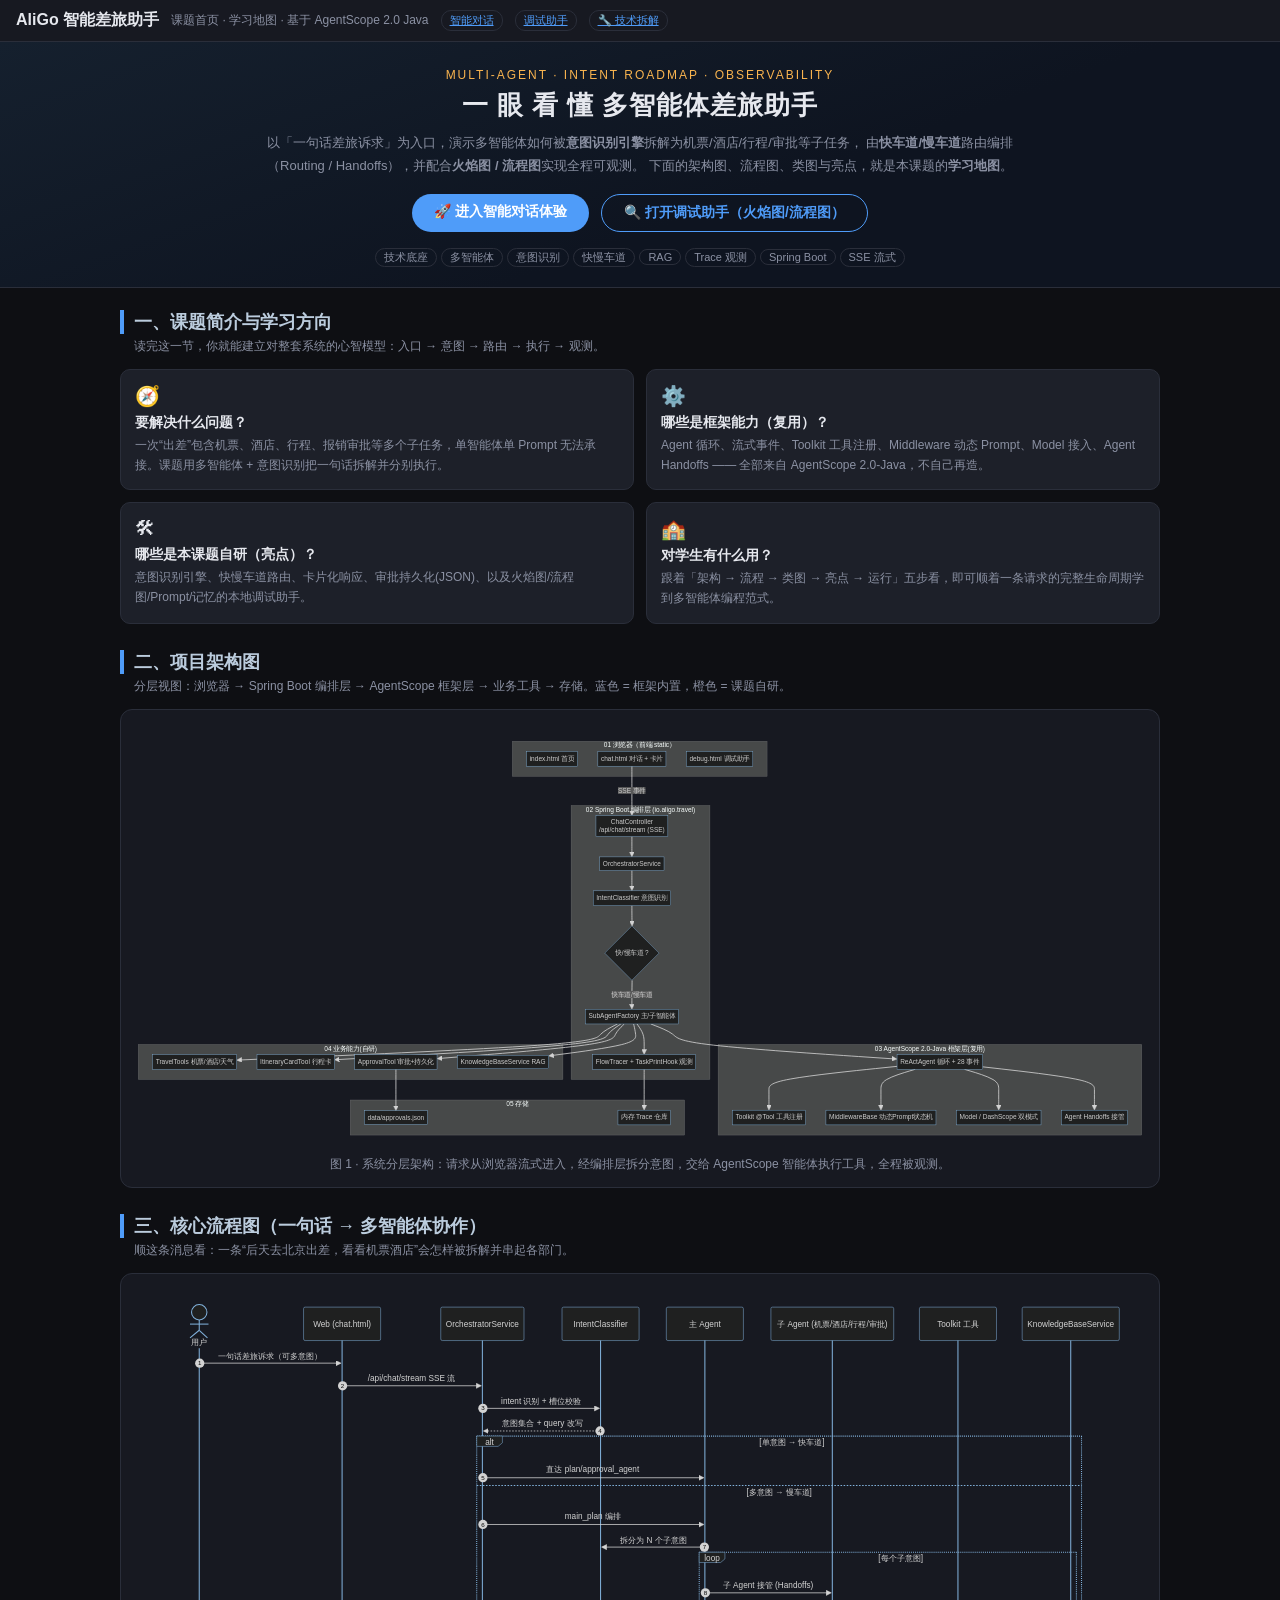
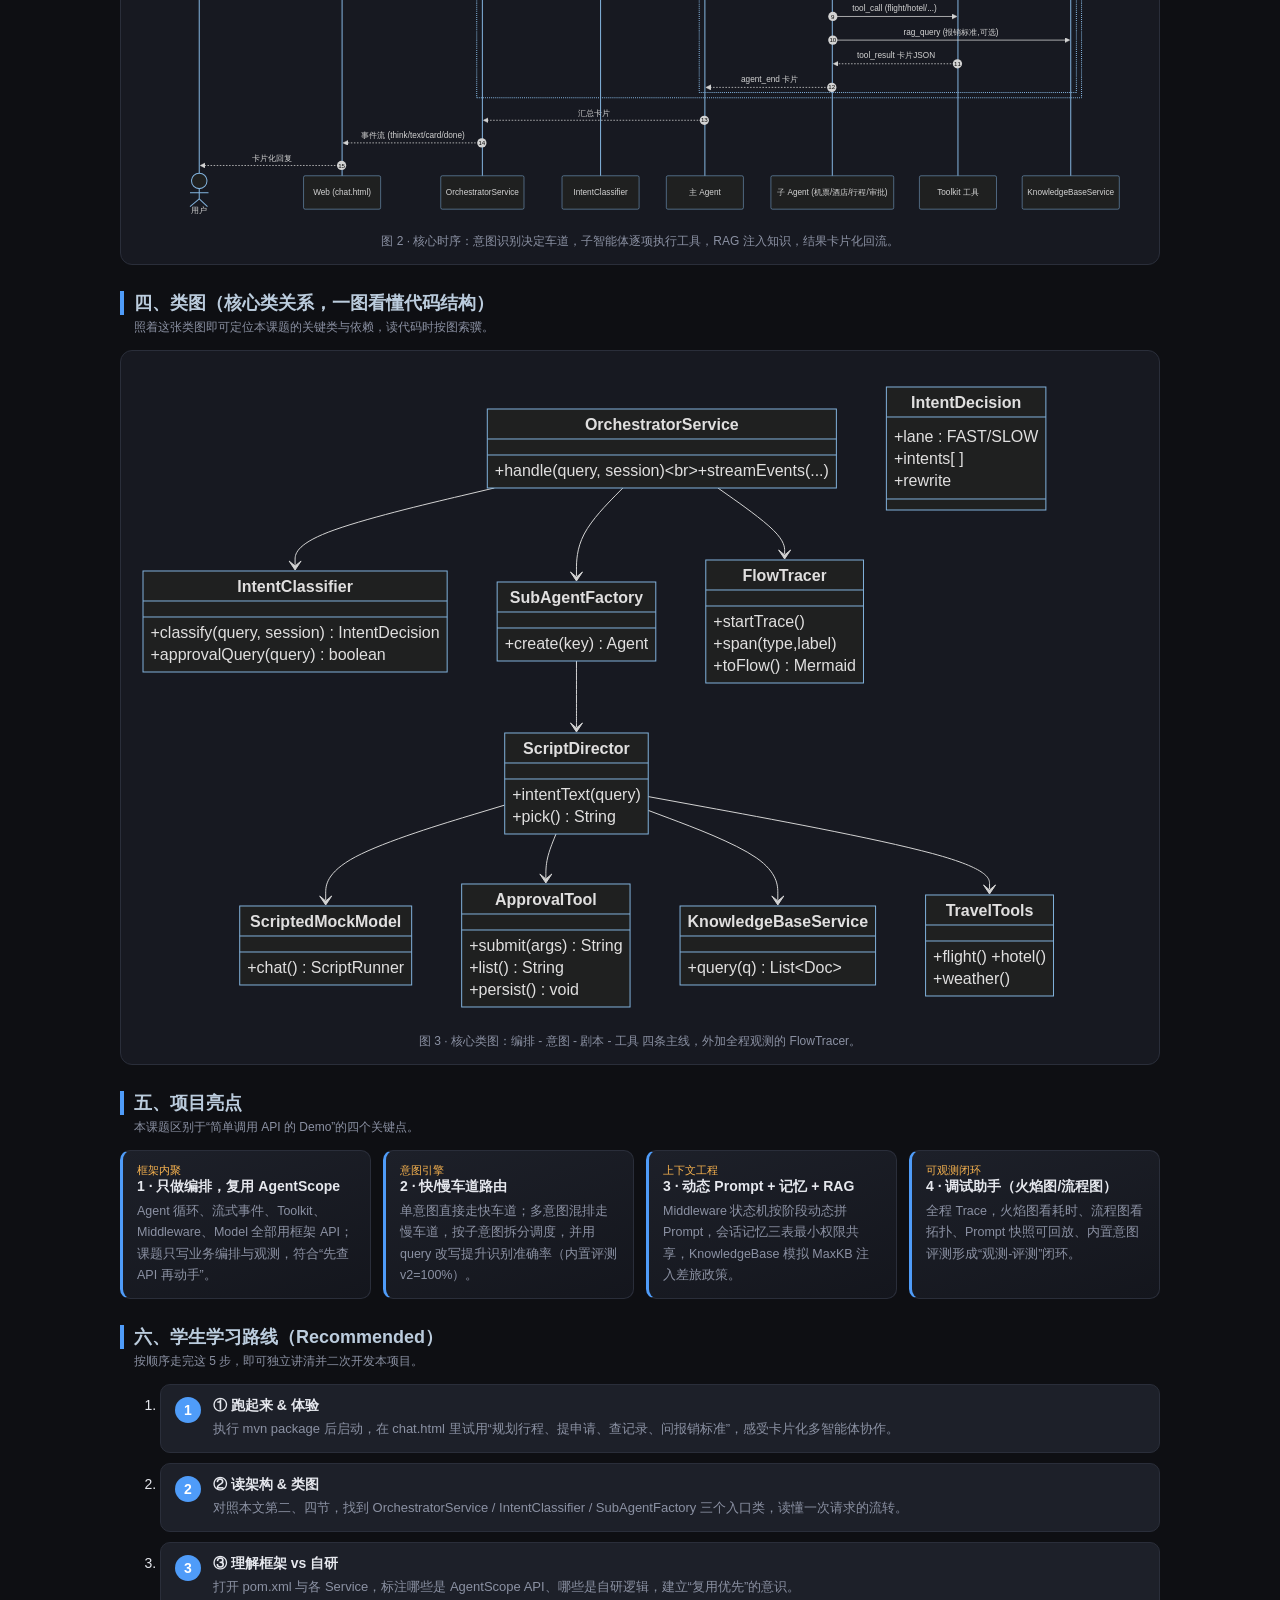
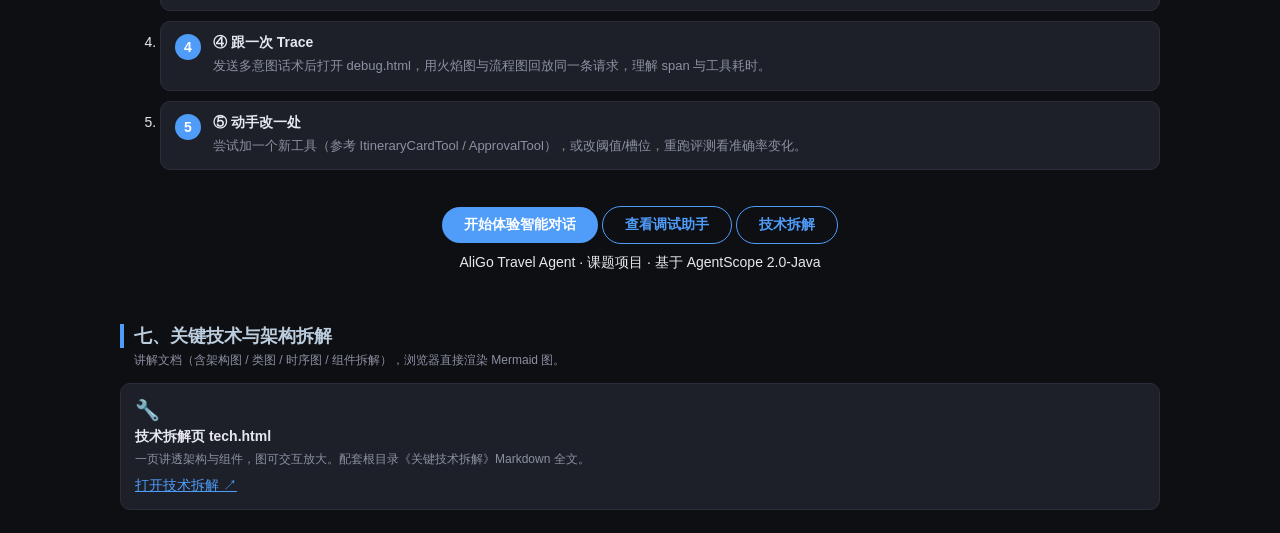
<file: src/main/resources/static/index.html>
<!DOCTYPE html>
<html lang="zh-CN">
<head>
<meta charset="UTF-8">
<meta name="viewport" content="width=device-width, initial-scale=1.0">
<title>AliGo 智能差旅助手 · 课题首页（基于 AgentScope 2.0 Java）</title>
<link rel="stylesheet" href="app.css">
<style>
  body { background: var(--bg); }
  .home-hero { padding: 26px 36px 18px; text-align: center; background: linear-gradient(160deg,#15202e,#0e1420 60%); border-bottom: 1px solid var(--line); }
  .home-hero h1 { font-size: 26px; margin: 6px 0 8px; letter-spacing: 1px; }
  .home-hero .tagline { color: var(--muted); font-size: 13px; max-width: 760px; margin: 0 auto 16px; line-height: 1.8; }
  .home-hero .cta { display: flex; gap: 12px; justify-content: center; flex-wrap: wrap; }
  .cta a { display: inline-block; padding: 9px 22px; border-radius: 22px; text-decoration: none; font-size: 14px; font-weight: 600; background: var(--accent); color: #fff; border: none; }
  .cta a.ghost { background: transparent; border: 1px solid var(--accent); color: var(--accent); }
  section { max-width: 1080px; margin: 10px auto 26px; padding: 0 20px; }
  section > h2 { font-size: 18px; margin: 22px 0 4px; color: #bcd; border-left: 4px solid var(--accent); padding-left: 10px; }
  section > .sub { color: var(--muted); font-size: 12px; margin: 2px 0 14px; padding-left: 14px; }
  .boxes { display: grid; grid-template-columns: repeat(auto-fit,minmax(210px,1fr)); gap: 12px; margin-top: 12px; }
  .boxx { background: var(--panel2); border: 1px solid var(--line); border-radius: 10px; padding: 14px; }
  .boxx .ic { font-size: 20px; }
  .boxx h4 { margin: 6px 0 4px; font-size: 14px; }
  .boxx p { margin: 0; color: var(--muted); font-size: 12px; line-height: 1.65; }
  .diagram { background: var(--panel); border: 1px solid var(--line); border-radius: 12px; padding: 14px; margin-top: 10px; }
  .diagram .cap { color: var(--muted); font-size: 12px; margin-top: 10px; text-align: center; }
  .mermaid { background: transparent; }
  .two-col { display: grid; grid-template-columns: 1fr 1fr; gap: 12px; }
  @media (max-width: 900px){ .two-col{grid-template-columns:1fr} }
  .learn ol { margin: 0; padding-left: 0; counter-reset: step; list-style: none; }
  .learn li { background: var(--panel2); border: 1px solid var(--line); border-radius: 10px; padding: 12px 14px; margin-bottom: 10px; counter-increment: step; position: relative; padding-left: 52px; }
  .learn li::before { content: counter(step); position: absolute; left: 14px; top: 12px; width: 26px; height: 26px; background: var(--accent); color: #fff; text-align: center; line-height: 26px; border-radius: 50%; font-weight: 700; }
  .learn li b { display: block; margin-bottom: 3px; font-size: 14px; }
  .learn li span { color: var(--muted); font-size: 13px; line-height: 1.7; }
  .chip { display:inline-block; padding:1px 8px; border-radius:10px; font-size:11px; border:1px solid var(--line); color:var(--muted); margin:2px; }
  .highlight-grid { display:grid; grid-template-columns:repeat(auto-fit,minmax(230px,1fr)); gap:12px; margin-top:10px; }
  .hl { background: linear-gradient(160deg,var(--panel2),var(--card)); border:1px solid var(--line); border-left:3px solid var(--accent); border-radius:10px; padding:12px 14px; }
  .hl h4 { margin:0 0 5px; font-size:14px; }
  .hl p { margin:0; color:var(--muted); font-size:12.5px; line-height:1.7; }
  .hl .tag { font-size:11px; color:var(--slow); }
  .home-cta-end { text-align:center; padding: 10px 0 30px; }
</style>
</head>
<body>

<header>
  <h1>AliGo 智能差旅助手</h1>
  <span class="sub">课题首页 · 学习地图 · 基于 AgentScope 2.0 Java</span>
  <a class="badge link" href="chat.html" target="_blank">智能对话</a>
  <a class="badge link" href="debug.html" target="_blank">调试助手</a>
  <a class="badge link" href="tech.html" target="_blank">🔧 技术拆解</a>
</header>

<div class="home-hero">
  <div style="font-size:12px;color:var(--slow);letter-spacing:2px;">MULTI-AGENT · INTENT ROADMAP · OBSERVABILITY</div>
  <h1>一 眼 看 懂 多智能体差旅助手</h1>
  <p class="tagline">
    以「一句话差旅诉求」为入口，演示多智能体如何被<strong>意图识别引擎</strong>拆解为机票/酒店/行程/审批等子任务，
    由<strong>快车道/慢车道</strong>路由编排（Routing / Handoffs），并配合<strong>火焰图 / 流程图</strong>实现全程可观测。
    下面的架构图、流程图、类图与亮点，就是本课题的<strong>学习地图</strong>。
  </p>
  <div class="cta">
    <a href="chat.html" target="_blank">🚀 进入智能对话体验</a>
    <a class="ghost" href="debug.html" target="_blank">🔍 打开调试助手（火焰图/流程图）</a>
  </div>
  <div style="margin-top:14px">
    <span class="chip">技术底座</span><span class="chip">多智能体</span><span class="chip">意图识别</span><span class="chip">快慢车道</span><span class="chip">RAG</span><span class="chip">Trace 观测</span><span class="chip">Spring Boot</span><span class="chip">SSE 流式</span>
  </div>
</div>

<section>
  <h2>一、课题简介与学习方向</h2>
  <div class="sub">读完这一节，你就能建立对整套系统的心智模型：入口 → 意图 → 路由 → 执行 → 观测。</div>
  <div class="two-col">
    <div class="boxx"><div class="ic">🧭</div><h4>要解决什么问题？</h4><p>一次“出差”包含机票、酒店、行程、报销审批等多个子任务，单智能体单 Prompt 无法承接。课题用多智能体 + 意图识别把一句话拆解并分别执行。</p></div>
    <div class="boxx"><div class="ic">⚙️</div><h4>哪些是框架能力（复用）？</h4><p>Agent 循环、流式事件、Toolkit 工具注册、Middleware 动态 Prompt、Model 接入、Agent Handoffs —— 全部来自 AgentScope 2.0-Java，不自己再造。</p></div>
    <div class="boxx"><div class="ic">🛠</div><h4>哪些是本课题自研（亮点）？</h4><p>意图识别引擎、快慢车道路由、卡片化响应、审批持久化(JSON)、以及火焰图/流程图/Prompt/记忆的本地调试助手。</p></div>
    <div class="boxx"><div class="ic">🏫</div><h4>对学生有什么用？</h4><p>跟着「架构 → 流程 → 类图 → 亮点 → 运行」五步看，即可顺着一条请求的完整生命周期学到多智能体编程范式。</p></div>
  </div>
</section>

<section>
  <h2>二、项目架构图</h2>
  <div class="sub">分层视图：浏览器 → Spring Boot 编排层 → AgentScope 框架层 → 业务工具 → 存储。蓝色 = 框架内置，橙色 = 课题自研。</div>
  <div class="diagram">
    <pre class="mermaid">
flowchart TB
  subgraph CLIENT["01 浏览器（前端 static）"]
    W1["index.html 首页"]
    W2["chat.html 对话 + 卡片"]
    W3["debug.html 调试助手"]
  end
  subgraph WEB["02 Spring Boot 编排层 (io.aligo.travel)"]
    C1["ChatController<br/>/api/chat/stream (SSE)"]
    O1["OrchestratorService"]
    I1["IntentClassifier 意图识别"]
    R1{"快/慢车道 ?"}
    F1["SubAgentFactory 主/子智能体"]
    TR["FlowTracer + TaskPrintHook 观测"]
  end
  subgraph ASF["03 AgentScope 2.0-Java 框架层(复用)"]
    A1["ReActAgent 循环 + 28 事件"]
    A2["Toolkit @Tool 工具注册"]
    A3["MiddlewareBase 动态Prompt状态机"]
    A4["Model / DashScope 双模式"]
    A5["Agent Handoffs 接管"]
  end
  subgraph BUS["04 业务能力(自研)"]
    T1["TravelTools 机票/酒店/天气"]
    T2["ItineraryCardTool 行程卡"]
    T3["ApprovalTool 审批+持久化"]
    KG["KnowledgeBaseService RAG"]
  end
  subgraph STO["05 存储"]
    D1["data/approvals.json"]
    D2["内存 Trace 仓库"]
  end
  W2 -->|SSE 事件| C1
  C1 --> O1 --> I1 --> R1
  R1 -->|快车道/慢车道| F1
  F1 --> A1 --> A4
  A1 --> A2
  A1 --> A3
  A1 --> A5
  F1 --> TR
  F1 --> T1 & T2 & T3 & KG
  T3 --> D1
  TR --> D2
    </pre>
    <div class="cap">图 1 · 系统分层架构：请求从浏览器流式进入，经编排层拆分意图，交给 AgentScope 智能体执行工具，全程被观测。</div>
  </div>
</section>

<section>
  <h2>三、核心流程图（一句话 → 多智能体协作）</h2>
  <div class="sub">顺这条消息看：一条“后天去北京出差，看看机票酒店”会怎样被拆解并串起各部门。</div>
  <div class="diagram">
    <pre class="mermaid">
sequenceDiagram
  autonumber
  actor U as 用户
  participant W as Web (chat.html)
  participant O as OrchestratorService
  participant I as IntentClassifier
  participant M as 主 Agent
  participant SA as 子 Agent (机票/酒店/行程/审批)
  participant T as Toolkit 工具
  participant KG as KnowledgeBaseService
  U->>W: 一句话差旅诉求（可多意图）
  W->>O: /api/chat/stream SSE 流
  O->>I: intent 识别 + 槽位校验
  I-->>O: 意图集合 + query 改写
  alt 单意图 → 快车道
    O->>M: 直达 plan/approval_agent
  else 多意图 → 慢车道
    O->>M: main_plan 编排
    M->>I: 拆分为 N 个子意图
    loop 每个子意图
      M->>SA: 子 Agent 接管 (Handoffs)
      SA->>T: tool_call (flight/hotel/...)
      SA->>KG: rag_query (报销标准,可选)
      T-->>SA: tool_result 卡片JSON
      SA-->>M: agent_end 卡片
    end
  end
  M-->>O: 汇总卡片
  O-->>W: 事件流 (think/text/card/done)
  W-->>U: 卡片化回复
    </pre>
    <div class="cap">图 2 · 核心时序：意图识别决定车道，子智能体逐项执行工具，RAG 注入知识，结果卡片化回流。</div>
  </div>
</section>

<section>
  <h2>四、类图（核心类关系，一图看懂代码结构）</h2>
  <div class="sub">照着这张类图即可定位本课题的关键类与依赖，读代码时按图索骥。</div>
  <div class="diagram">
    <pre class="mermaid">
classDiagram
  class OrchestratorService {
    +handle(query, session)<br/>+streamEvents(...)
  }
  class IntentClassifier {
    +classify(query, session) IntentDecision
    +approvalQuery(query) boolean
  }
  class IntentDecision {
    +lane : FAST/SLOW
    +intents[ ]
    +rewrite
  }
  class SubAgentFactory {
    +create(key) Agent
  }
  class ScriptDirector {
    +intentText(query)
    +pick() String
  }
  class ScriptedMockModel {
    +chat() ScriptRunner
  }
  class FlowTracer {
    +startTrace()
    +span(type,label)
    +toFlow() Mermaid
  }
  class ApprovalTool {
    +submit(args) String
    +list() String
    +persist() void
  }
  class KnowledgeBaseService {
    +query(q) List~Doc~
  }
  class TravelTools {
    +flight() +hotel()
    +weather() 
  }
  OrchestratorService --> IntentClassifier
  OrchestratorService --> SubAgentFactory
  OrchestratorService --> FlowTracer
  SubAgentFactory --> ScriptDirector
  ScriptDirector --> ScriptedMockModel
  ScriptDirector --> ApprovalTool
  ScriptDirector --> KnowledgeBaseService
  ScriptDirector --> TravelTools
    </pre>
    <div class="cap">图 3 · 核心类图：编排 - 意图 - 剧本 - 工具 四条主线，外加全程观测的 FlowTracer。</div>
  </div>
</section>

<section>
  <h2>五、项目亮点</h2>
  <div class="sub">本课题区别于“简单调用 API 的 Demo”的四个关键点。</div>
  <div class="highlight-grid">
    <div class="hl"><div class="tag">框架内聚</div><h4>1 · 只做编排，复用 AgentScope</h4><p>Agent 循环、流式事件、Toolkit、Middleware、Model 全部用框架 API；课题只写业务编排与观测，符合“先查 API 再动手”。</p></div>
    <div class="hl"><div class="tag">意图引擎</div><h4>2 · 快/慢车道路由</h4><p>单意图直接走快车道；多意图混排走慢车道，按子意图拆分调度，并用 query 改写提升识别准确率（内置评测 v2=100%）。</p></div>
    <div class="hl"><div class="tag">上下文工程</div><h4>3 · 动态 Prompt + 记忆 + RAG</h4><p>Middleware 状态机按阶段动态拼 Prompt，会话记忆三表最小权限共享，KnowledgeBase 模拟 MaxKB 注入差旅政策。</p></div>
    <div class="hl"><div class="tag">可观测闭环</div><h4>4 · 调试助手（火焰图/流程图）</h4><p>全程 Trace，火焰图看耗时、流程图看拓扑、Prompt 快照可回放、内置意图评测形成“观测-评测”闭环。</p></div>
  </div>
</section>

<section>
  <h2>六、学生学习路线（Recommended）</h2>
  <div class="sub">按顺序走完这 5 步，即可独立讲清并二次开发本项目。</div>
  <ol class="learn">
    <li><b>① 跑起来 & 体验</b><span>执行 mvn package 后启动，在 chat.html 里试用“规划行程、提申请、查记录、问报销标准”，感受卡片化多智能体协作。</span></li>
    <li><b>② 读架构 & 类图</b><span>对照本文第二、四节，找到 OrchestratorService / IntentClassifier / SubAgentFactory 三个入口类，读懂一次请求的流转。</span></li>
    <li><b>③ 理解框架 vs 自研</b><span>打开 pom.xml 与各 Service，标注哪些是 AgentScope API、哪些是自研逻辑，建立“复用优先”的意识。</span></li>
    <li><b>④ 跟一次 Trace</b><span>发送多意图话术后打开 debug.html，用火焰图与流程图回放同一条请求，理解 span 与工具耗时。</span></li>
    <li><b>⑤ 动手改一处</b><span>尝试加一个新工具（参考 ItineraryCardTool / ApprovalTool），或改阈值/槽位，重跑评测看准确率变化。</span></li>
  </ol>
</section>

<div class="home-cta-end">
  <div class="cta" style="justify-content:center">
    <a href="chat.html" target="_blank">开始体验智能对话</a>
    <a class="ghost" href="debug.html" target="_blank">查看调试助手</a>
    <a class="ghost" href="tech.html" target="_blank">技术拆解</a>
  </div>
  <div class="sub" style="margin-top:10px">AliGo Travel Agent · 课题项目 · 基于 AgentScope 2.0-Java</div>
</div>

<script src="mermaid.min.js"></script>
<script>try{mermaid.initialize({startOnLoad:true,theme:'dark'});}catch(e){}</script>

  <section>
  <h2>七、关键技术与架构拆解</h2>
  <div class="sub">讲解文档（含架构图 / 类图 / 时序图 / 组件拆解），浏览器直接渲染 Mermaid 图。</div>
  <div class="boxes"><div class="boxx"><div class="ic">🔧</div><h4>技术拆解页 tech.html</h4><p>一页讲透架构与组件，图可交互放大。配套根目录《关键技术拆解》Markdown 全文。</p><a href="tech.html" target="_blank" class="link" style="display:inline-block;margin-top:8px">打开技术拆解 ↗</a></div></div>
</section>
</body>
</html>
</file>
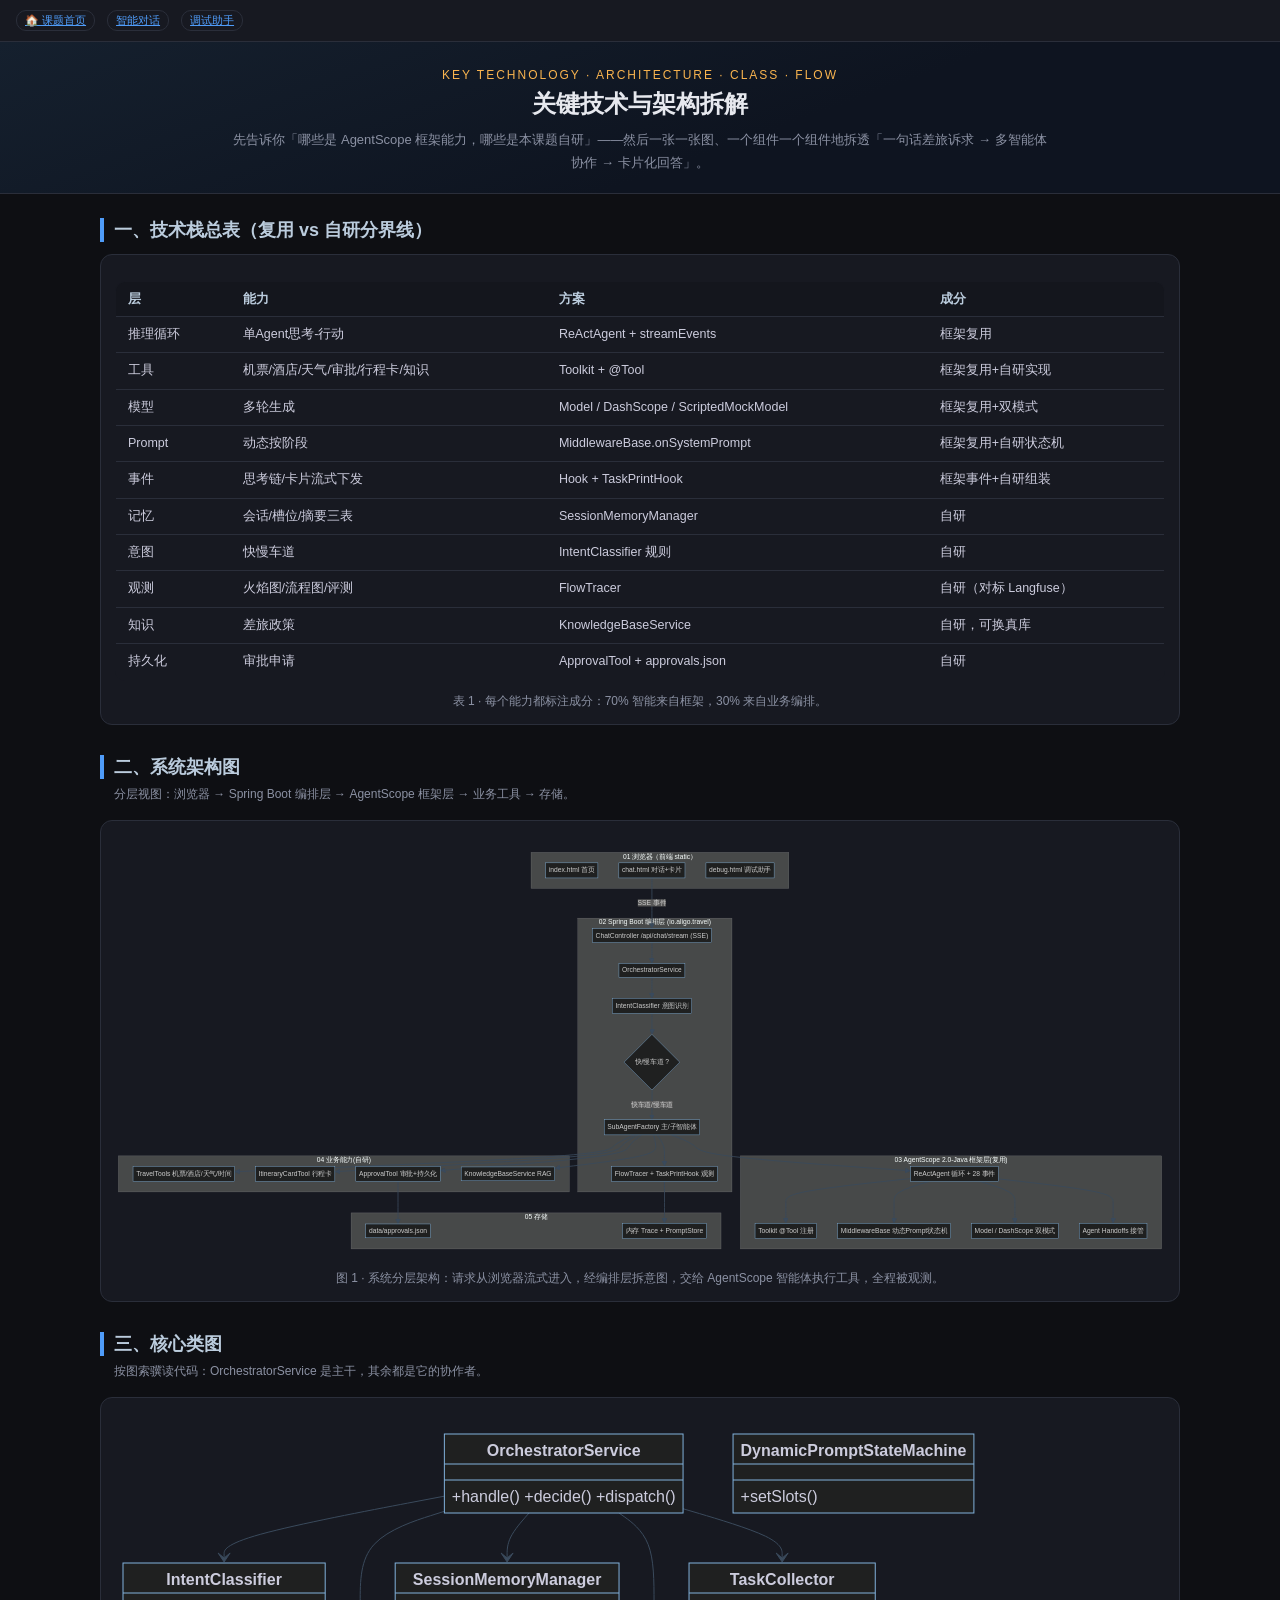
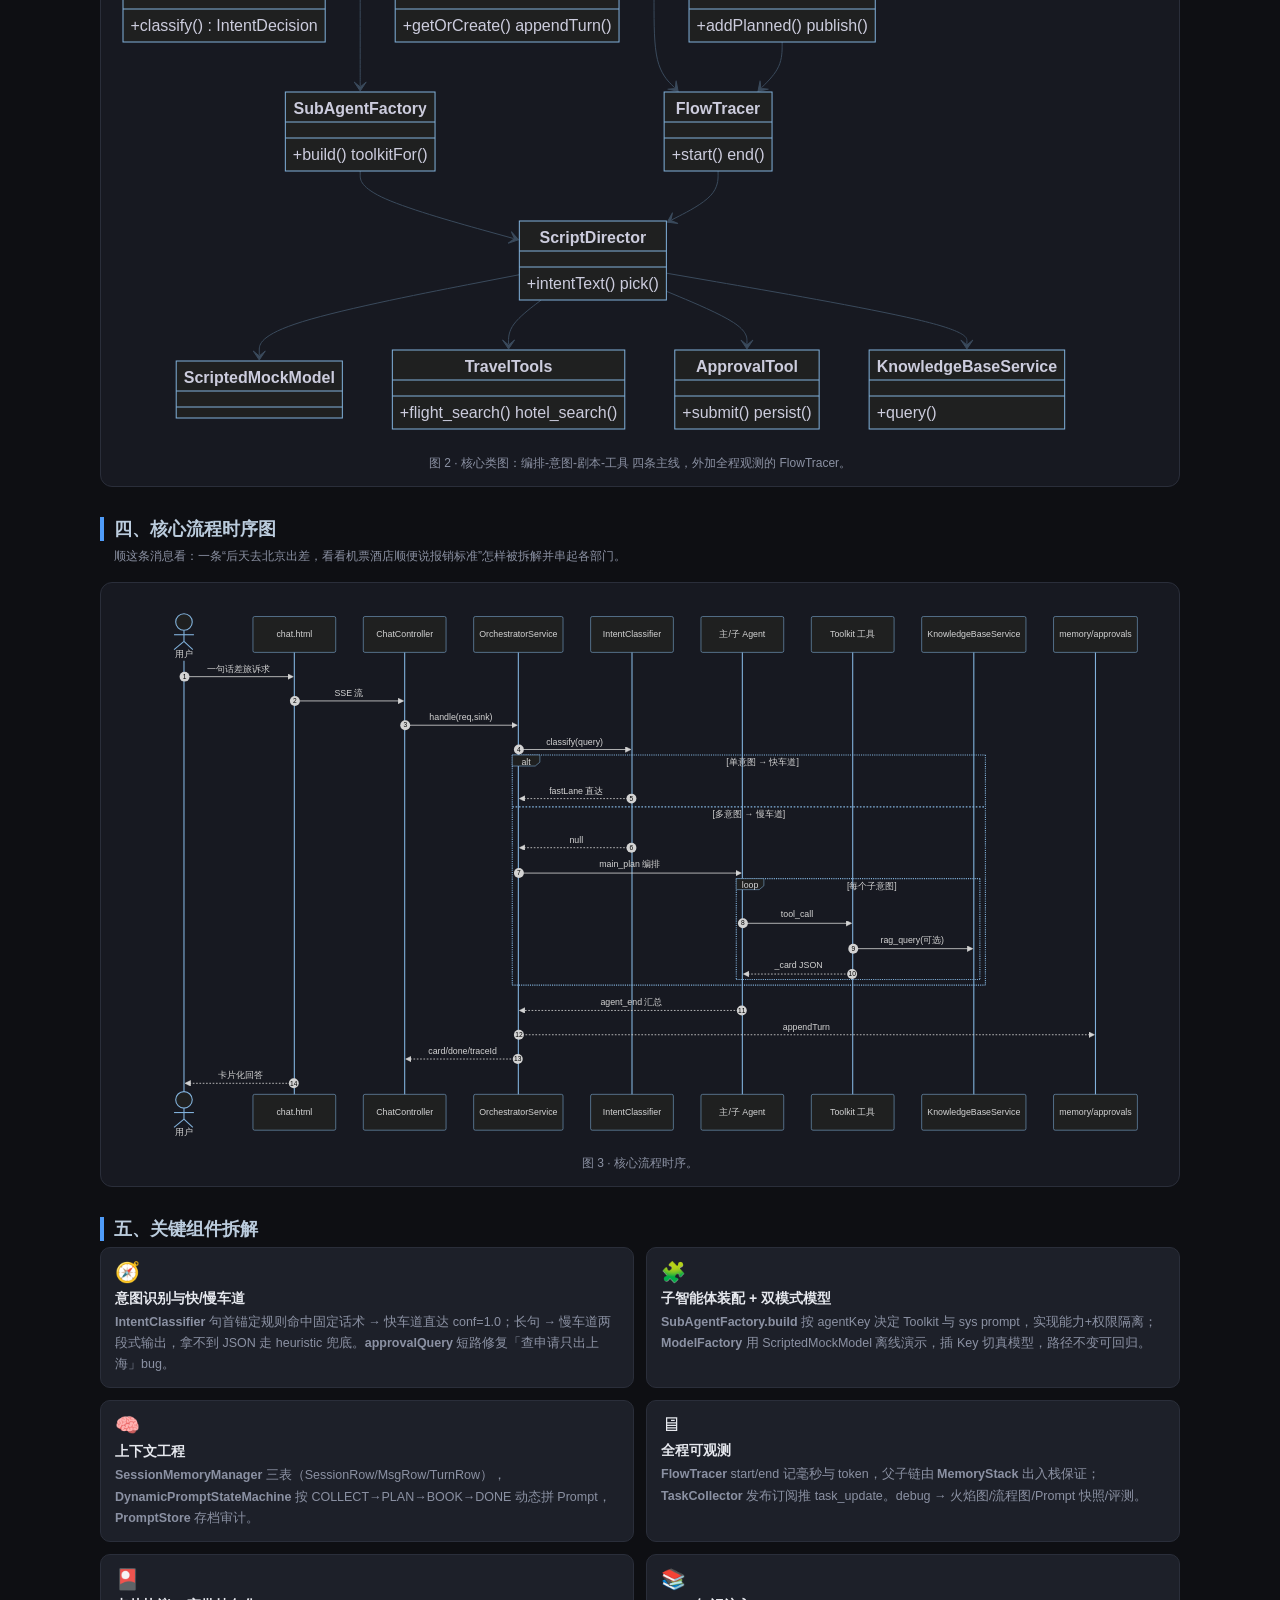
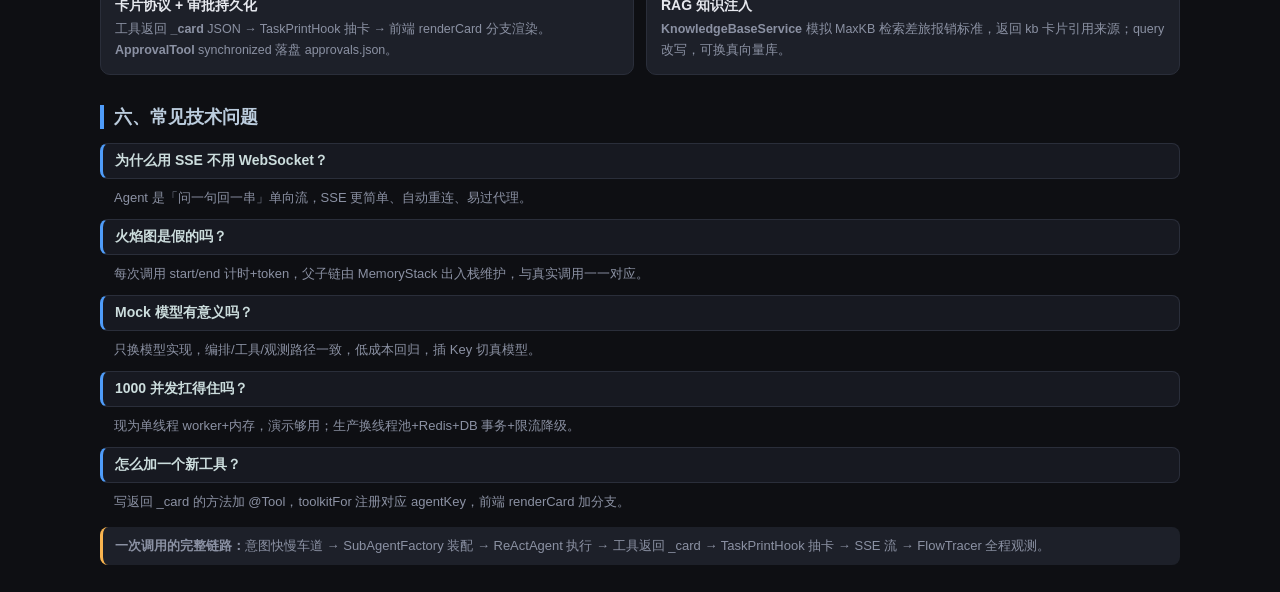
<file: src/main/resources/static/tech.html>
<!DOCTYPE html>
<html lang="zh-CN">
<head>
<meta charset="UTF-8">
<meta name="viewport" content="width=device-width, initial-scale=1.0">
<title>关键技术拆解 · AliGo 智能差旅（AgentScope 2.0 Java）</title>
<link rel="stylesheet" href="app.css">
<style>
  body { background: var(--bg); }
  .tech-hero { padding: 26px 36px 18px; text-align:center; background: linear-gradient(160deg,#15202e,#0e1420 60%); border-bottom:1px solid var(--line); }
  .tech-hero h1 { font-size: 24px; margin: 6px 0 8px; }
  .tech-hero .tagline { color: var(--muted); font-size: 13px; max-width: 820px; margin: 0 auto; line-height: 1.8; }
  section { max-width: 1120px; margin: 12px auto 30px; padding: 0 20px; }
  section > h2 { font-size: 18px; margin: 24px 0 6px; color: #bcd; border-left:4px solid var(--accent); padding-left:10px; }
  section > .sub { color: var(--muted); font-size: 12px; margin: 4px 0 16px; padding-left: 14px; line-height:1.6; }
  .diagram { background: var(--panel); border:1px solid var(--line); border-radius:12px; padding:14px; margin-top:12px; }
  .diagram .cap { color: var(--muted); font-size:12px; margin-top:12px; text-align:center; }
  .mermaid { background: transparent; }
  .two-col { display:grid; grid-template-columns:1fr 1fr; gap:12px; }
  @media (max-width:900px){ .two-col{grid-template-columns:1fr} }
  .boxx { background:var(--panel2); border:1px solid var(--line); border-radius:10px; padding:12px 14px; }
  .boxx h4 { margin:6px 0 4px; font-size:14px; }
  .boxx p { margin:0; color:var(--muted); font-size:12.5px; line-height:1.7; }
  .boxx .ic { font-size:20px; }
  table.dt { width:100%; border-collapse:collapse; margin-top:12px; background:var(--panel); border:1px solid var(--line); border-radius:10px; overflow:hidden; }
  .dt th { background:var(--card); color:#bcd; text-align:left; padding:8px 12px; font-size:13px; }
  .dt td { color:#ccd; font-size:12.5px; padding:8px 12px; border-top:1px solid var(--line); vertical-align:top; line-height:1.55; }
  .qa dt { background:var(--panel); border:1px solid var(--line); border-left:3px solid var(--accent); border-radius:8px; padding:8px 12px; margin-top:10px; font-weight:600; color:#cdd; }
  .qa dd { margin:8px 0 0; padding-left:14px; color:var(--muted); font-size:13px; line-height:1.7; }
  .note { border-left:3px solid var(--slow); background:var(--panel2); padding:8px 12px; border-radius:8px; margin-top:10px; color:var(--muted); font-size:13px; line-height:1.7; }
</style>
</head>
<body>
<header>
  <a class="badge link" href="index.html">🏠 课题首页</a>
  <a class="badge link" href="chat.html" target="_blank">智能对话</a>
  <a class="badge link" href="debug.html" target="_blank">调试助手</a>
</header>
<div class="tech-hero">
  <div style="font-size:12px;color:var(--slow);letter-spacing:2px;">KEY TECHNOLOGY · ARCHITECTURE · CLASS · FLOW</div>
  <h1>关键技术与架构拆解</h1>
  <p class="tagline">先告诉你「哪些是 AgentScope 框架能力，哪些是本课题自研」——然后一张一张图、一个组件一个组件地拆透「一句话差旅诉求 → 多智能体协作 → 卡片化回答」。</p>
</div>
<section><h2>一、技术栈总表（复用 vs 自研分界线）</h2><div class="diagram"><table class="dt"><tr><th>层</th><th>能力</th><th>方案</th><th>成分</th></tr><tr><td>推理循环</td><td>单Agent思考-行动</td><td>ReActAgent + streamEvents</td><td>框架复用</td></tr><tr><td>工具</td><td>机票/酒店/天气/审批/行程卡/知识</td><td>Toolkit + @Tool</td><td>框架复用+自研实现</td></tr><tr><td>模型</td><td>多轮生成</td><td>Model / DashScope / ScriptedMockModel</td><td>框架复用+双模式</td></tr><tr><td>Prompt</td><td>动态按阶段</td><td>MiddlewareBase.onSystemPrompt</td><td>框架复用+自研状态机</td></tr><tr><td>事件</td><td>思考链/卡片流式下发</td><td>Hook + TaskPrintHook</td><td>框架事件+自研组装</td></tr><tr><td>记忆</td><td>会话/槽位/摘要三表</td><td>SessionMemoryManager</td><td>自研</td></tr><tr><td>意图</td><td>快慢车道</td><td>IntentClassifier 规则</td><td>自研</td></tr><tr><td>观测</td><td>火焰图/流程图/评测</td><td>FlowTracer</td><td>自研（对标 Langfuse）</td></tr><tr><td>知识</td><td>差旅政策</td><td>KnowledgeBaseService</td><td>自研，可换真库</td></tr><tr><td>持久化</td><td>审批申请</td><td>ApprovalTool + approvals.json</td><td>自研</td></tr></table><div class="cap">表 1 · 每个能力都标注成分：70% 智能来自框架，30% 来自业务编排。</div></div></section>
<section><h2>二、系统架构图</h2><div class="sub">分层视图：浏览器 → Spring Boot 编排层 → AgentScope 框架层 → 业务工具 → 存储。</div><div class="diagram"><pre class="mermaid">flowchart TB
  subgraph CLIENT["01 浏览器（前端 static）"]
    W1["index.html 首页"]
    W2["chat.html 对话+卡片"]
    W3["debug.html 调试助手"]
  end
  subgraph WEB["02 Spring Boot 编排层 (io.aligo.travel)"]
    C1["ChatController /api/chat/stream (SSE)"]
    O1["OrchestratorService"]
    I1["IntentClassifier 意图识别"]
    R1{"快/慢车道 ?"}
    F1["SubAgentFactory 主/子智能体"]
    TR["FlowTracer + TaskPrintHook 观测"]
  end
  subgraph ASF["03 AgentScope 2.0-Java 框架层(复用)"]
    A1["ReActAgent 循环 + 28 事件"]
    A2["Toolkit @Tool 注册"]
    A3["MiddlewareBase 动态Prompt状态机"]
    A4["Model / DashScope 双模式"]
    A5["Agent Handoffs 接管"]
  end
  subgraph BUS["04 业务能力(自研)"]
    T1["TravelTools 机票/酒店/天气/时间"]
    T2["ItineraryCardTool 行程卡"]
    T3["ApprovalTool 审批+持久化"]
    KG["KnowledgeBaseService RAG"]
  end
  subgraph STO["05 存储"]
    D1["data/approvals.json"]
    D2["内存 Trace + PromptStore"]
  end
  W2 -->|SSE 事件| C1
  C1 --> O1 --> I1 --> R1
  R1 -->|快车道/慢车道| F1
  F1 --> A1 --> A4
  A1 --> A2
  A1 --> A3
  A1 --> A5
  F1 --> TR
  F1 --> T1 & T2 & T3 & KG
  T3 --> D1
  TR --> D2
</pre><div class="cap">图 1 · 系统分层架构：请求从浏览器流式进入，经编排层拆意图，交给 AgentScope 智能体执行工具，全程被观测。</div></div></section>
<section><h2>三、核心类图</h2><div class="sub">按图索骥读代码：OrchestratorService 是主干，其余都是它的协作者。</div><div class="diagram"><pre class="mermaid">classDiagram
  class OrchestratorService { +handle() +decide() +dispatch() }
  class IntentClassifier { +classify() IntentDecision }
  class SubAgentFactory { +build() toolkitFor() }
  class ScriptDirector { +intentText() pick() }
  class ScriptedMockModel
  class FlowTracer { +start() end() }
  class TaskCollector { +addPlanned() publish() }
  class SessionMemoryManager { +getOrCreate() appendTurn() }
  class DynamicPromptStateMachine { +setSlots() }
  class ApprovalTool { +submit() persist() }
  class KnowledgeBaseService { +query() }
  class TravelTools { +flight_search() hotel_search() }
  OrchestratorService --> IntentClassifier
  OrchestratorService --> SubAgentFactory
  OrchestratorService --> SessionMemoryManager
  OrchestratorService --> FlowTracer
  OrchestratorService --> TaskCollector
  SubAgentFactory --> ScriptDirector
  ScriptDirector --> ScriptedMockModel
  ScriptDirector --> TravelTools
  ScriptDirector --> ApprovalTool
  ScriptDirector --> KnowledgeBaseService
  FlowTracer --> ScriptDirector
  TaskCollector --> FlowTracer
</pre><div class="cap">图 2 · 核心类图：编排-意图-剧本-工具 四条主线，外加全程观测的 FlowTracer。</div></div></section>
<section><h2>四、核心流程时序图</h2><div class="sub">顺这条消息看：一条“后天去北京出差，看看机票酒店顺便说报销标准”怎样被拆解并串起各部门。</div><div class="diagram"><pre class="mermaid">sequenceDiagram
  autonumber
  actor U as 用户
  participant W as chat.html
  participant C as ChatController
  participant O as OrchestratorService
  participant I as IntentClassifier
  participant M as 主/子 Agent
  participant T as Toolkit 工具
  participant KG as KnowledgeBaseService
  participant DB as memory/approvals
  U->>W: 一句话差旅诉求
  W->>C: SSE 流
  C->>O: handle(req,sink)
  O->>I: classify(query)
  alt 单意图 → 快车道
    I-->>O: fastLane 直达
  else 多意图 → 慢车道
    I-->>O: null
    O->>M: main_plan 编排
    loop 每个子意图
      M->>T: tool_call
      T->>KG: rag_query(可选)
      T-->>M: _card JSON
    end
  end
  M-->>O: agent_end 汇总
  O-->>DB: appendTurn
  O-->>C: card/done/traceId
  W-->>U: 卡片化回答
</pre><div class="cap">图 3 · 核心流程时序。</div></div></section>
<section><h2>五、关键组件拆解</h2><div class="two-col"><div class="boxx"><div class="ic">🧭</div><h4>意图识别与快/慢车道</h4><p><b>IntentClassifier</b> 句首锚定规则命中固定话术 → 快车道直达 conf=1.0；长句 → 慢车道两段式输出，拿不到 JSON 走 heuristic 兜底。<b>approvalQuery</b> 短路修复「查申请只出上海」bug。</p></div><div class="boxx"><div class="ic">🧩</div><h4>子智能体装配 + 双模式模型</h4><p><b>SubAgentFactory.build</b> 按 agentKey 决定 Toolkit 与 sys prompt，实现能力+权限隔离；<b>ModelFactory</b> 用 ScriptedMockModel 离线演示，插 Key 切真模型，路径不变可回归。</p></div><div class="boxx"><div class="ic">🧠</div><h4>上下文工程</h4><p><b>SessionMemoryManager</b> 三表（SessionRow/MsgRow/TurnRow），<b>DynamicPromptStateMachine</b> 按 COLLECT→PLAN→BOOK→DONE 动态拼 Prompt，<b>PromptStore</b> 存档审计。</p></div><div class="boxx"><div class="ic">🖥</div><h4>全程可观测</h4><p><b>FlowTracer</b> start/end 记毫秒与 token，父子链由 <b>MemoryStack</b> 出入栈保证；<b>TaskCollector</b> 发布订阅推 task_update。debug → 火焰图/流程图/Prompt 快照/评测。</p></div><div class="boxx"><div class="ic">🎴</div><h4>卡片协议 + 审批持久化</h4><p>工具返回 <b>_card</b> JSON → TaskPrintHook 抽卡 → 前端 renderCard 分支渲染。<b>ApprovalTool</b> synchronized 落盘 approvals.json。</p></div><div class="boxx"><div class="ic">📚</div><h4>RAG 知识注入</h4><p><b>KnowledgeBaseService</b> 模拟 MaxKB 检索差旅报销标准，返回 kb 卡片引用来源；query 改写，可换真向量库。</p></div></div></section>
<section><h2>六、常见技术问题</h2><dl class="qa"><dt>为什么用 SSE 不用 WebSocket？</dt><dd>Agent 是「问一句回一串」单向流，SSE 更简单、自动重连、易过代理。</dd><dt>火焰图是假的吗？</dt><dd>每次调用 start/end 计时+token，父子链由 MemoryStack 出入栈维护，与真实调用一一对应。</dd><dt>Mock 模型有意义吗？</dt><dd>只换模型实现，编排/工具/观测路径一致，低成本回归，插 Key 切真模型。</dd><dt>1000 并发扛得住吗？</dt><dd>现为单线程 worker+内存，演示够用；生产换线程池+Redis+DB 事务+限流降级。</dd><dt>怎么加一个新工具？</dt><dd>写返回 _card 的方法加 @Tool，toolkitFor 注册对应 agentKey，前端 renderCard 加分支。</dd></dl><div class="note"><b>一次调用的完整链路：</b>意图快慢车道 → SubAgentFactory 装配 → ReActAgent 执行 → 工具返回 _card → TaskPrintHook 抽卡 → SSE 流 → FlowTracer 全程观测。</div></section>
<script src="mermaid.min.js"></script><script>mermaid.initialize({ startOnLoad:true, theme:"dark", themeVariables:{ primaryColor:"#1e2a3a", primaryTextColor:"#ccd", lineColor:"#3a4a5c", primaryBorderColor:"#3a4a5c" } });</script></body></html>
</file>
<file: src/main/resources/static/app.css>
:root {
  --bg: #0e0f13;
  --panel: #171921;
  --panel2: #1d2029;
  --line: #2a2e3a;
  --text: #e6e8ee;
  --muted: #8b91a3;
  --accent: #4f9cf9;
  --fast: #3fc785;
  --slow: #f9b44f;
  --routing: #4f9cf9;
  --handoff: #d16ee0;
  --card: #14161d;
  --ok: #3fc785;
  --err: #f97070;
}
* { box-sizing: border-box; }
body {
  margin: 0;
  background: var(--bg);
  color: var(--text);
  font-family: "PingFang SC", "Microsoft YaHei", "Segoe UI", sans-serif;
  font-size: 14px;
}
header {
  display: flex;
  align-items: center;
  gap: 12px;
  padding: 10px 16px;
  background: var(--panel);
  border-bottom: 1px solid var(--line);
}
header h1 { font-size: 16px; margin: 0; font-weight: 600; }
header .sub { color: var(--muted); font-size: 12px; }
.badge {
  padding: 2px 8px;
  border-radius: 10px;
  font-size: 11px;
  border: 1px solid var(--line);
  color: var(--muted);
  white-space: nowrap;
}
.badge.mock { color: var(--slow); border-color: var(--slow); }
.badge.dashscope { color: var(--fast); border-color: var(--fast); }
.badge a { color: var(--accent); text-decoration: none; }
.layout { display: grid; grid-template-columns: minmax(420px, 54%) 1fr; height: calc(100vh - 45px); }
.left { display: flex; flex-direction: column; border-right: 1px solid var(--line); min-width: 0; }
.right { display: flex; flex-direction: column; min-width: 0; background: var(--panel); }

/* ----- shortcuts ----- */
.shortcuts {
  display: flex; gap: 6px; flex-wrap: wrap; padding: 8px 12px; border-bottom: 1px solid var(--line);
  background: var(--panel2);
}
.shortcuts button {
  background: #232838; color: #cfd5e6; border: 1px solid var(--line); border-radius: 14px;
  padding: 4px 10px; font-size: 12px; cursor: pointer;
}
.shortcuts button:hover { border-color: var(--accent); color: var(--accent); }
.shortcuts .lane { font-size: 10px; padding: 0 4px; border-radius: 4px; margin-left: 4px; }
.shortcuts .lane.fast { background: rgba(63,199,133,.15); color: var(--fast); }
.shortcuts .lane.slow { background: rgba(249,180,79,.15); color: var(--slow); }

/* ----- chat ----- */
.chat { flex: 1; overflow-y: auto; padding: 14px 16px; display: flex; flex-direction: column; gap: 12px; }
.msg { max-width: 88%; }
.msg.user { align-self: flex-end; background: #27436e; border-radius: 12px 12px 2px 12px; padding: 9px 12px; }
.msg.assistant {
  align-self: flex-start; background: var(--panel2); border: 1px solid var(--line);
  border-radius: 2px 12px 12px 12px; padding: 9px 12px; min-width: 40%;
}
.msg .who { font-size: 11px; color: var(--accent); margin-bottom: 4px; }
.msg .who.handoff { color: var(--handoff); }
.msg .body { white-space: pre-wrap; line-height: 1.65; }
.msg .body .thinkbox {
  display: block; margin: 6px 0; padding: 6px 9px; background: #12141a; border-left: 3px solid #6a5acd;
  color: #b9aef0; font-size: 12px; border-radius: 0 6px 6px 0; cursor: pointer;
}
.msg .body .thinkbox .c { display: none; white-space: pre-wrap; margin-top: 4px; color: #9a92c9; }
.msg .body .thinkbox.open .c { display: block; }
.card {
  margin-top: 8px; background: var(--card); border: 1px solid var(--line); border-radius: 10px;
  padding: 10px 12px; min-width: 280px;
}
.card .t { font-size: 12px; color: var(--muted); margin-bottom: 6px; }
.card table { width: 100%; border-collapse: collapse; font-size: 12px; }
.card td, .card th { padding: 4px 6px; text-align: left; border-bottom: 1px dashed #262a36; }
.card .price { color: var(--slow); }
.card .ok { color: var(--ok); }
.card .no { color: var(--err); }
.card button.order {
  margin-top: 8px; background: var(--accent); color: #fff; border: none; padding: 6px 14px;
  border-radius: 6px; cursor: pointer;
}
.card .kv { display: flex; gap: 14px; flex-wrap: wrap; font-size: 12.5px; }
.card .kv div b { color: var(--accent); font-weight: 600; }
.card .src { color: var(--muted); font-size: 11px; margin-top: 4px; border-top: 1px dashed #262a36; padding-top: 4px; }

/* ----- input bar ----- */
.inputbar { display: flex; gap: 8px; padding: 10px 12px; border-top: 1px solid var(--line); background: var(--panel2); }
.inputbar input {
  flex: 1; background: #12141a; border: 1px solid var(--line); color: var(--text);
  border-radius: 8px; padding: 9px 12px; font-size: 14px; outline: none;
}
.inputbar input:focus { border-color: var(--accent); }
.inputbar button {
  background: var(--accent); border: none; border-radius: 8px; color: #fff;
  padding: 0 18px; cursor: pointer; font-size: 14px;
}
.inputbar button:disabled { opacity: .4; cursor: not-allowed; }
.inputbar select {
  background: #12141a; color: var(--muted); border: 1px solid var(--line); border-radius: 8px; padding: 0 6px;
}

/* ----- right panel: thought chain ----- */
.right .tabs { display: flex; border-bottom: 1px solid var(--line); }
.right .tabs button {
  flex: 0 0 auto; background: none; border: none; color: var(--muted); padding: 10px 14px;
  cursor: pointer; font-size: 13px; border-bottom: 2px solid transparent;
}
.right .tabs button.active { color: var(--accent); border-bottom-color: var(--accent); }
.right .content { flex: 1; overflow-y: auto; padding: 10px 12px; }
.thinking { display: flex; flex-direction: column; gap: 6px; }
.tnode {
  background: var(--panel2); border: 1px solid var(--line); border-radius: 8px;
  padding: 7px 10px; font-size: 12.5px; margin-left: calc(var(--lv) * 18px);
  border-left: 3px solid #555;
}
.tnode.DOING { border-left-color: var(--slow); }
.tnode.DONE { border-left-color: var(--ok); }
.tnode.FAILED { border-left-color: var(--err); }
.tnode .head { display: flex; align-items: center; gap: 6px; }
.tnode .status { font-size: 11px; }
.tnode.DOING .status { color: var(--slow); }
.tnode.DONE .status { color: var(--ok); }
.tnode.FAILED .status { color: var(--err); }
.tnode .name { color: var(--text); font-weight: 600; }
.tnode .lbl { color: var(--muted); }
.tnode .time { margin-left: auto; color: var(--muted); font-size: 11px; }
.tnode .io {
  margin-top: 5px; font-size: 11.5px; color: #9aa0b5; background: #12141a; border-radius: 6px;
  padding: 5px 8px; max-height: 90px; overflow-y: auto; white-space: pre-wrap; word-break: break-all;
}
@keyframes blink { 0%,100% { opacity: 1 } 50% { opacity: .3 } }
.tnode.DOING .status::after { content: ""; animation: blink 1s infinite; }
.spin { width: 11px; height: 11px; border: 2px solid var(--slow); border-top-color: transparent; border-radius: 50%; display: inline-block; animation: rot .8s linear infinite; }
@keyframes rot { to { transform: rotate(360deg) } }

/* ----- right tabs: debug footer ----- */
.meta {
  background: var(--panel2); border: 1px solid var(--line); border-radius: 8px; padding: 8px 10px;
  font-size: 12px; margin-bottom: 8px; line-height: 1.7;
}
.meta .lane-fast { color: var(--fast); font-weight: 600; }
.meta .lane-slow { color: var(--slow); font-weight: 600; }
.meta code { color: var(--accent); }
.hint { color: var(--muted); font-size: 12px; line-height: 1.8; }
.empty { color: #555; text-align: center; margin-top: 40px; font-size: 13px; line-height: 2; }
a.link { color: var(--accent); cursor: pointer; }
</file>
